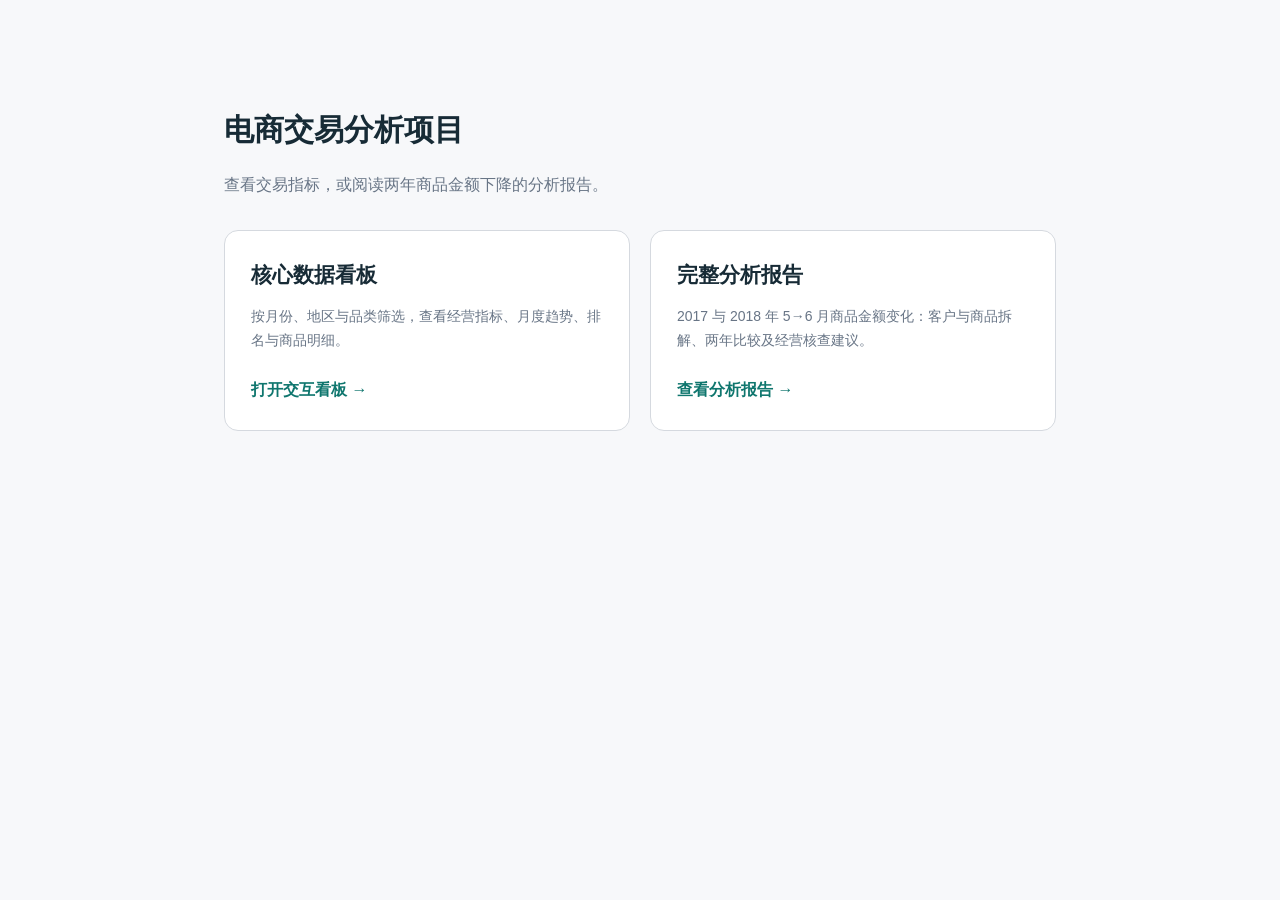
<file: index.html>
<!doctype html><html lang="zh-CN"><head><meta charset="utf-8"><meta name="viewport" content="width=device-width,initial-scale=1"><title>电商交易分析项目</title><style>*{box-sizing:border-box}body{margin:0;background:#f7f8fa;color:#172b36;font:16px/1.7 Arial,"Microsoft YaHei",sans-serif}main{max-width:880px;margin:80px auto;padding:24px}h1{font-size:30px;margin:0 0 12px}p{color:#687586}.cards{display:grid;grid-template-columns:1fr 1fr;gap:20px;margin-top:32px}.card{border:1px solid #d5d9df;border-radius:14px;background:white;padding:26px;text-decoration:none;color:inherit;display:block}.card:hover{border-color:#0f766e}.card h2{font-size:21px;margin:0 0 12px}.card p{font-size:14px;margin:0 0 24px}.card span{color:#0f766e;font-weight:600}a:focus-visible{outline:2px solid #0f766e;outline-offset:4px}@media(max-width:650px){main{margin:24px auto;padding:20px}.cards{grid-template-columns:1fr}h1{font-size:25px}}</style></head><body><main><h1>电商交易分析项目</h1><p>查看交易指标，或阅读两年商品金额下降的分析报告。</p><div class="cards"><a class="card" href="dashboard/"><h2>核心数据看板</h2><p>按月份、地区与品类筛选，查看经营指标、月度趋势、排名与商品明细。</p><span>打开交互看板 →</span></a><a class="card" href="html/customer_price_drilldown.html#executive-brief"><h2>完整分析报告</h2><p>2017 与 2018 年 5→6 月商品金额变化：客户与商品拆解、两年比较及经营核查建议。</p><span>查看分析报告 →</span></a></div></main></body></html>
</file>
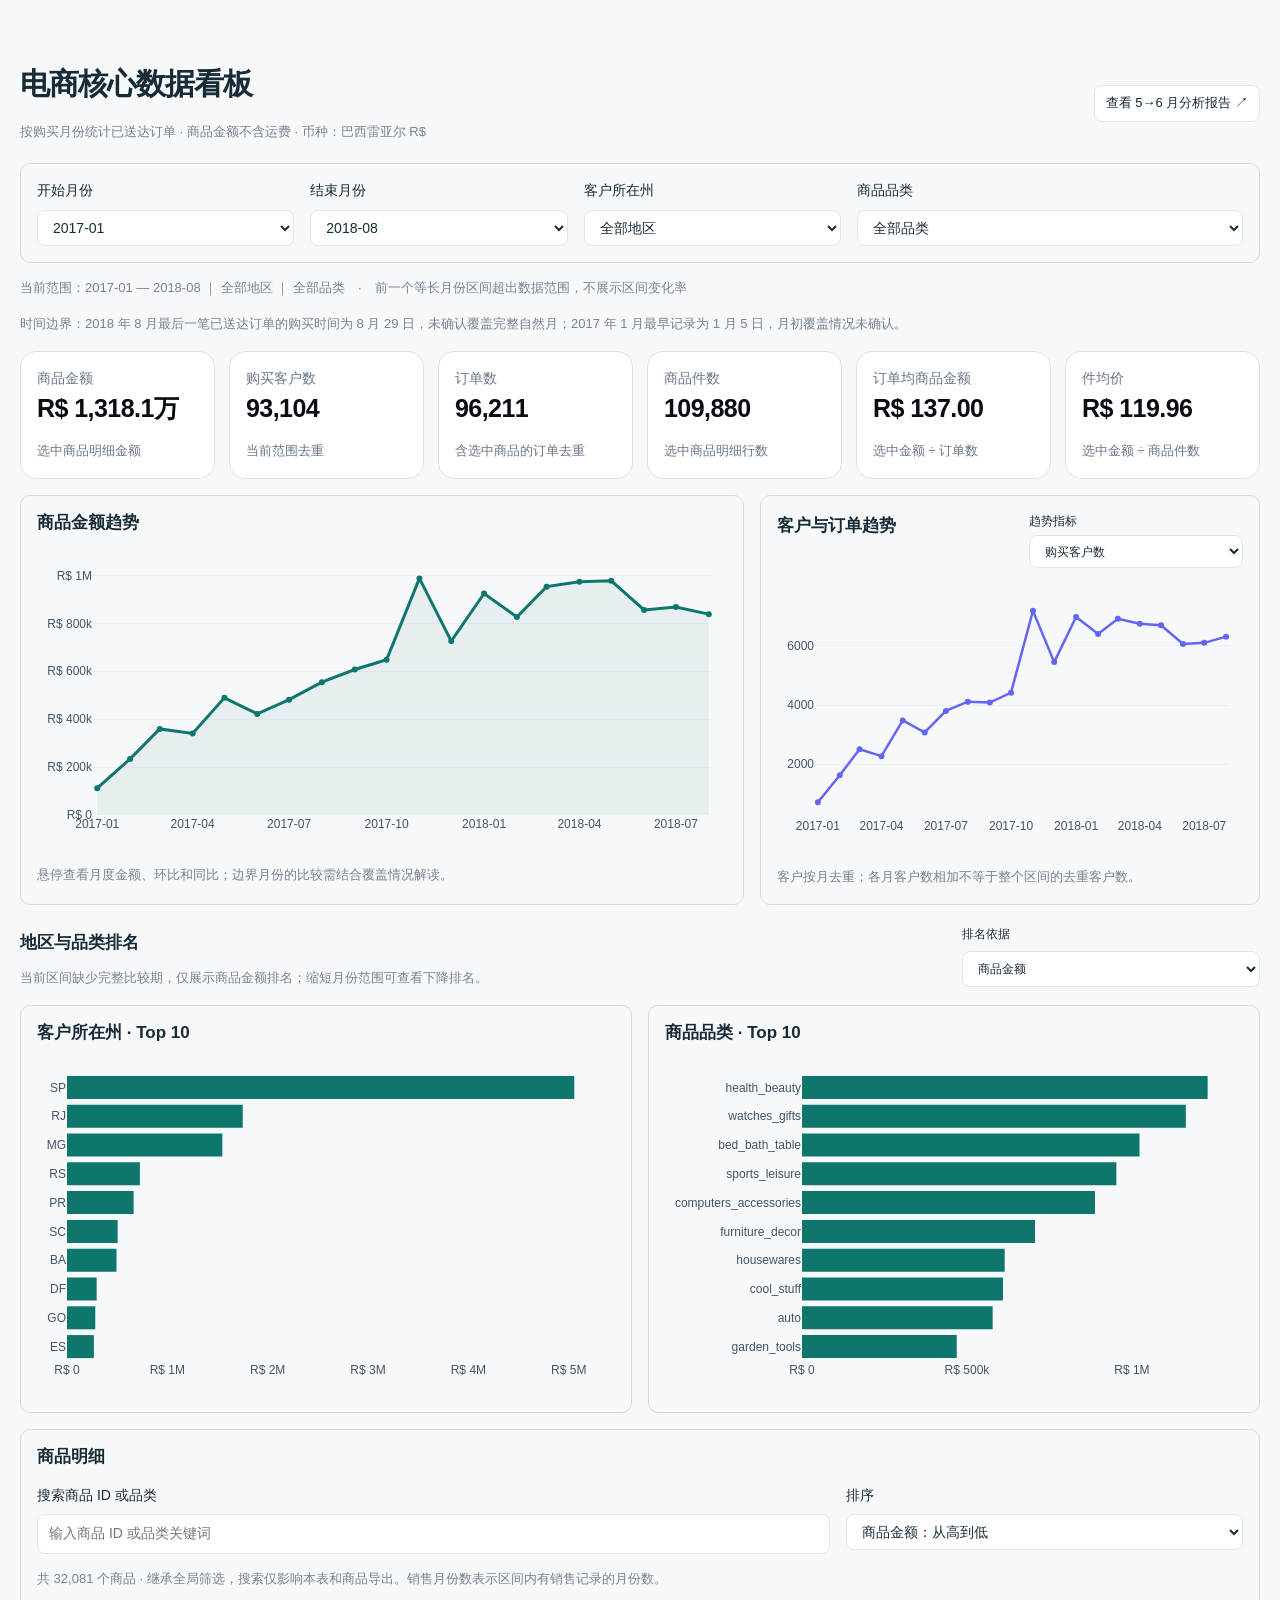
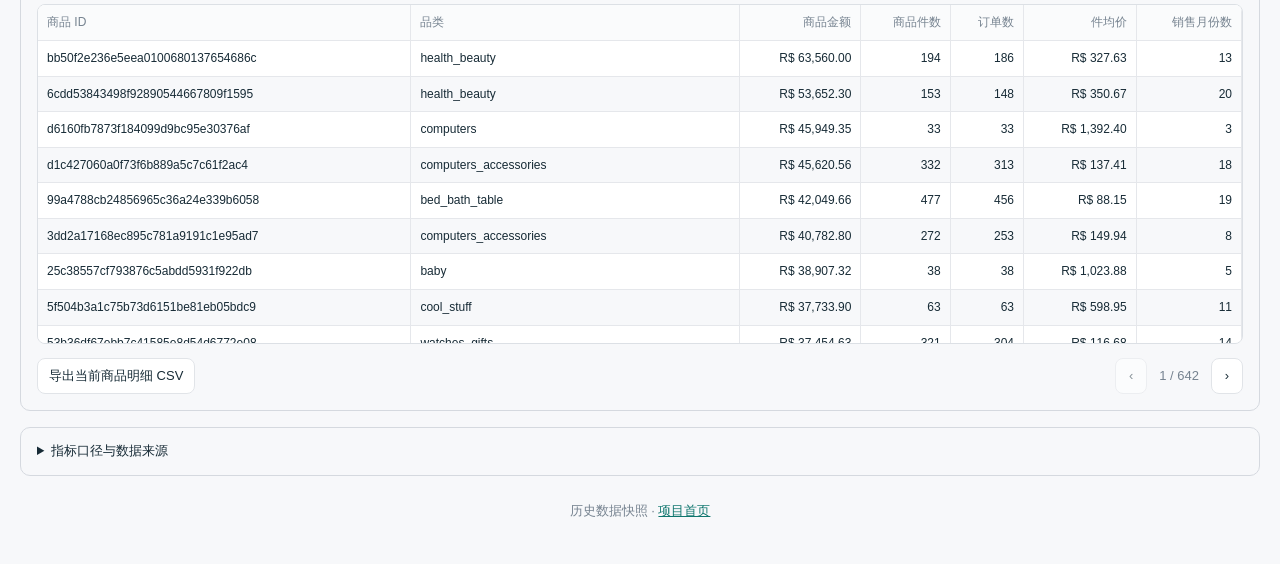
<file: dashboard/index.html>
<!doctype html>
<html lang="zh-CN">
<head>
  <meta charset="utf-8"><meta name="viewport" content="width=device-width,initial-scale=1">
  <meta name="description" content="电商交易指标看板：月份、地区与品类筛选，金额和客户趋势，商品排名与明细。">
  <title>电商核心数据看板</title>
  <link rel="stylesheet" href="dashboard.css">
  <script defer src="vendor/plotly.min.js"></script>
  <script defer src="data.js"></script>
  <script defer src="dashboard.js"></script>
</head>
<body>
<main class="page">
  <header class="page-header">
    <div><h1>电商核心数据看板</h1><p class="caption">按购买月份统计已送达订单 · 商品金额不含运费 · 币种：巴西雷亚尔 R$</p></div>
    <a class="button" href="../html/customer_price_drilldown.html" target="_blank" rel="noopener">查看 5→6 月分析报告 ↗</a>
  </header>
  <div id="loading" class="notice" role="status">正在加载数据与图表…</div>
  <noscript><p class="notice">请启用 JavaScript 以查看交互看板。</p></noscript>
  <section class="panel filters" aria-label="全局筛选">
    <label>开始月份<select id="start" disabled></select></label>
    <label>结束月份<select id="end" disabled></select></label>
    <label>客户所在州<select id="state" disabled></select></label>
    <label>商品品类<select id="category" disabled></select></label>
  </section>
  <p id="scope" class="caption" aria-live="polite"></p>
  <p id="boundary" class="caption"></p>
  <div id="empty" class="notice" hidden>当前筛选范围没有符合条件的商品记录，可调整月份、地区或品类。</div>
  <section id="metrics" class="metrics" aria-label="核心指标"></section>
  <section class="trend-grid" aria-label="月度趋势">
    <article class="panel chart-panel"><h2>商品金额趋势</h2><div id="amount-chart" class="chart" role="img" aria-label="商品金额月度趋势"></div><p class="caption">悬停查看月度金额、环比和同比；边界月份的比较需结合覆盖情况解读。</p></article>
    <article class="panel chart-panel"><div class="chart-header"><h2>客户与订单趋势</h2><label>趋势指标<select id="volume"><option>购买客户数</option><option>订单数</option></select></label></div><div id="volume-chart" class="chart volume-chart" role="img" aria-label="客户或订单月度趋势"></div><p class="caption">客户按月去重；各月客户数相加不等于整个区间的去重客户数。</p></article>
  </section>
  <section aria-labelledby="ranking-title">
    <div class="section-header"><div><h2 id="ranking-title">地区与品类排名</h2><p id="ranking-caption" class="caption"></p></div><label>排名依据<select id="rank-mode"><option>商品金额</option><option>下降金额</option></select></label></div>
    <div class="ranking-grid"><article class="panel chart-panel"><h2>客户所在州 · Top 10</h2><div id="state-empty" class="notice" hidden></div><div id="state-chart" class="chart ranking-chart" role="img" aria-label="地区排名"></div></article><article class="panel chart-panel"><h2>商品品类 · Top 10</h2><div id="category-empty" class="notice" hidden></div><div id="category-chart" class="chart ranking-chart" role="img" aria-label="品类排名"></div></article></div>
  </section>
  <section class="panel products" aria-labelledby="products-title">
    <h2 id="products-title">商品明细</h2>
    <div class="table-controls"><label>搜索商品 ID 或品类<input id="search" type="search" placeholder="输入商品 ID 或品类关键词"></label><label>排序<select id="sort"><option>商品金额：从高到低</option><option>商品件数：从高到低</option><option>件均价：从高到低</option><option>商品金额：从低到高</option></select></label></div>
    <p id="table-caption" class="caption" aria-live="polite"></p>
    <div class="table-scroll" tabindex="0" aria-label="商品明细表，可水平滚动"><table><thead><tr><th>商品 ID</th><th>品类</th><th class="number">商品金额</th><th class="number">商品件数</th><th class="number">订单数</th><th class="number">件均价</th><th class="number">销售月份数</th></tr></thead><tbody id="product-rows"></tbody></table></div>
    <div class="table-footer"><button id="export-products" type="button">导出当前商品明细 CSV</button><div class="pagination"><button id="prev-page" type="button" aria-label="上一页">‹</button><span id="page-label" class="caption"></span><button id="next-page" type="button" aria-label="下一页">›</button></div></div>
  </section>
  <details class="panel methods"><summary>指标口径与数据来源</summary><div class="methods-content">
    <p>按购买时间归属月份，只纳入最终状态为 delivered 的订单。金额为选中商品的 price 之和，不含运费。客户与订单在当前范围内重新去重。筛选品类后，订单均商品金额为选中品类金额除以含该品类商品的订单数，不能解读为整单总额。州按订单记录的客户地址归属；跨州购买客户可能同时出现在多个州。</p>
    <p>前期比较使用前一个等长的连续月份区间，沿用当前地区和品类筛选。同比比较去年同月，环比比较上月；比较期不可用或分母为零时不展示变化率。变化只描述观察结果，不代表因果。</p>
    <p id="precise-amount"></p><p id="source-caption" class="caption"></p><pre id="source-sql"></pre>
    <button id="export-monthly" type="button">导出筛选范围月度指标 CSV</button>
  </div></details>
  <footer class="caption footer">历史数据快照 · <a href="../index.html">项目首页</a></footer>
</main>
</body></html>
</file>
<file: dashboard/dashboard.css>
:root{--bg:#f7f8fa;--text:#172b36;--muted:#768390;--border:#d5d9df;--teal:#0f766e;--purple:#6366f1}
*{box-sizing:border-box}body{margin:0;background:var(--bg);color:var(--text);font-family:Arial,"Microsoft YaHei",sans-serif;font-size:14px;line-height:1.55}.page{max-width:1320px;margin:0 auto;padding:64px 20px 28px}h1{font-size:30px;letter-spacing:-1px;line-height:1.3;margin:0 0 18px;font-weight:750}h2{font-size:17px;line-height:1.35;margin:0 0 16px;font-weight:700}.caption{color:var(--muted);font-size:13px;margin:14px 0;line-height:1.7}.page-header{display:flex;align-items:center;justify-content:space-between;gap:20px;margin-bottom:20px}.page-header .caption{margin:0}.panel{border:1px solid var(--border);border-radius:10px;padding:16px}.filters{display:grid;grid-template-columns:1fr 1fr 1fr 1.5fr;gap:16px;align-items:end;margin-bottom:14px}label{display:flex;flex-direction:column;gap:8px;font-size:14px;min-width:0}select,input,button,.button{font:inherit;color:var(--text);border:1px solid #e1e4e8;border-radius:8px;background:#fff;min-height:36px;padding:7px 11px}select,input{width:100%;min-width:0}select{cursor:pointer}input{min-height:40px}button,.button{display:inline-flex;align-items:center;justify-content:center;cursor:pointer;text-decoration:none;font-size:13px;white-space:nowrap}button:hover,.button:hover{background:#f0f2f4}select:focus-visible,input:focus-visible,button:focus-visible,a:focus-visible,summary:focus-visible,.table-scroll:focus-visible{outline:2px solid var(--teal);outline-offset:3px}button:disabled,select:disabled{cursor:default;opacity:.5}.metrics{display:grid;grid-template-columns:repeat(6,minmax(0,1fr));gap:14px;margin:16px 0}.metric{background:white;border:1px solid #dedfe3;border-radius:16px;overflow:hidden;min-width:0}.metric-body{padding:16px}.metric-label{color:#687586;font-size:14px;margin-bottom:2px}.metric-value{font-size:25px;line-height:1.35;font-weight:700;color:#070d12;white-space:nowrap;letter-spacing:-.55px}.metric-description{font-size:13px;color:#687586;margin-top:16px;white-space:nowrap}.metric-delta{padding:13px 16px;border-top:1px solid #e5e7eb;background:#fafafa;font-size:12px}.metric-delta span{background:#f4f5f6;border-radius:5px;padding:3px 5px;color:#131d24}.trend-grid{display:grid;grid-template-columns:1.45fr 1fr;gap:16px;margin-bottom:20px}.chart-panel{min-width:0;overflow:hidden}.chart-panel .caption{margin-bottom:0}.chart{width:100%;height:300px;min-width:0}.volume-chart{height:268px}.chart-header{display:flex;justify-content:space-between;gap:10px;align-items:start;height:72px}.chart-header h2{margin:3px 0}.chart-header label{width:46%;font-size:12px;gap:5px}.chart-header select{min-height:33px}.section-header{display:flex;justify-content:space-between;gap:20px;align-items:start;margin-bottom:16px}.section-header h2{margin:7px 0 12px}.section-header .caption{margin:0}.section-header>label{width:24%;max-width:320px;font-size:12px}.ranking-grid{display:grid;grid-template-columns:1fr 1fr;gap:16px;margin-bottom:16px}.ranking-chart{height:335px}.notice{border-radius:8px;background:#e5eefc;color:#1269b0;padding:14px 16px;margin:8px 0 16px}.notice[hidden],[hidden]{display:none!important}.products{margin-bottom:16px}.table-controls{display:grid;grid-template-columns:2fr 1fr;gap:16px}.table-scroll{height:340px;overflow:auto;border:1px solid #dce0e5;border-radius:8px;background:#fff;max-width:100%}table{width:100%;border-collapse:separate;border-spacing:0;font-size:12px;white-space:nowrap}th,td{padding:8px 9px;text-align:left;border-bottom:1px solid #e5e7eb;border-right:1px solid #e5e7eb}th{position:sticky;top:0;z-index:1;background:#fafbfc;font-weight:normal;color:var(--muted)}th:first-child{min-width:280px}td:first-child{font-variant-numeric:tabular-nums}td.number,th.number{text-align:right;font-variant-numeric:tabular-nums}tbody tr:nth-child(even){background:#f7f8fa}tbody tr:hover{background:#eaf3f2}.table-footer{display:flex;justify-content:space-between;align-items:center;gap:10px;margin-top:14px}.pagination{display:flex;gap:12px;align-items:center}.pagination button{min-width:32px}.pagination .caption{margin:0}.methods{padding:0}.methods summary{padding:13px 16px;cursor:pointer;font-size:13px}.methods-content{padding:0 16px 16px;font-size:14px}.methods-content pre{background:#edf0f3;padding:14px;border-radius:8px;white-space:pre-wrap;font-size:12px;overflow-wrap:anywhere}.footer{text-align:center;margin-top:24px}.footer a{color:var(--teal)}
@media(max-width:1150px){.metrics{grid-template-columns:repeat(3,minmax(0,1fr))}.metric-description{white-space:normal}}
@media(max-width:760px){.page{padding:28px 14px 20px}h1{font-size:23px;letter-spacing:-.5px;margin-bottom:14px}.page-header{align-items:start;flex-direction:column;gap:18px}.filters,.metrics,.trend-grid,.ranking-grid,.table-controls{grid-template-columns:1fr}.filters{gap:18px}.metric-value{font-size:26px}.chart-header{height:auto;min-height:72px}.section-header{flex-direction:column;gap:12px}.section-header>label{width:100%;max-width:none}.table-footer{align-items:start;flex-direction:column}.pagination{align-self:flex-end}.caption{font-size:12px}.table-scroll{height:340px}.chart-panel{padding:12px}.chart{height:280px}.volume-chart{height:268px}.ranking-chart{height:335px}}
</file>
